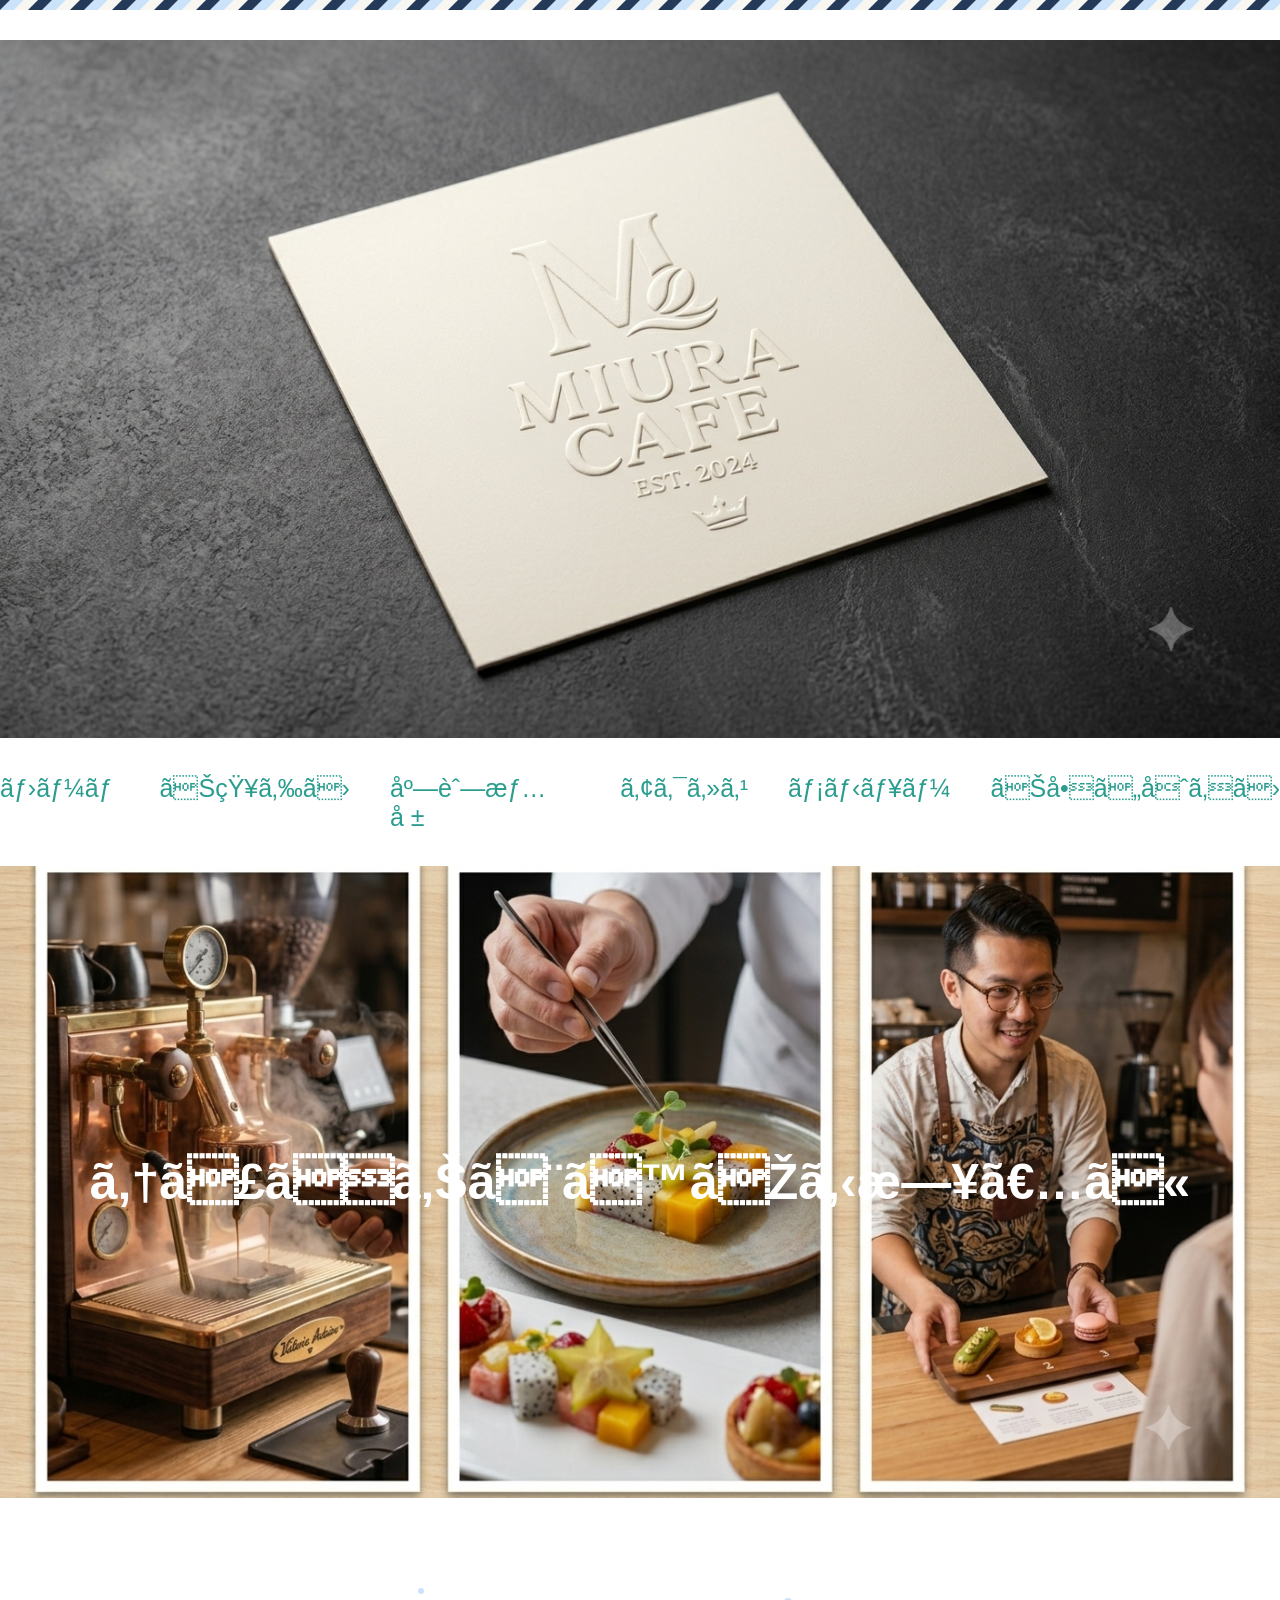
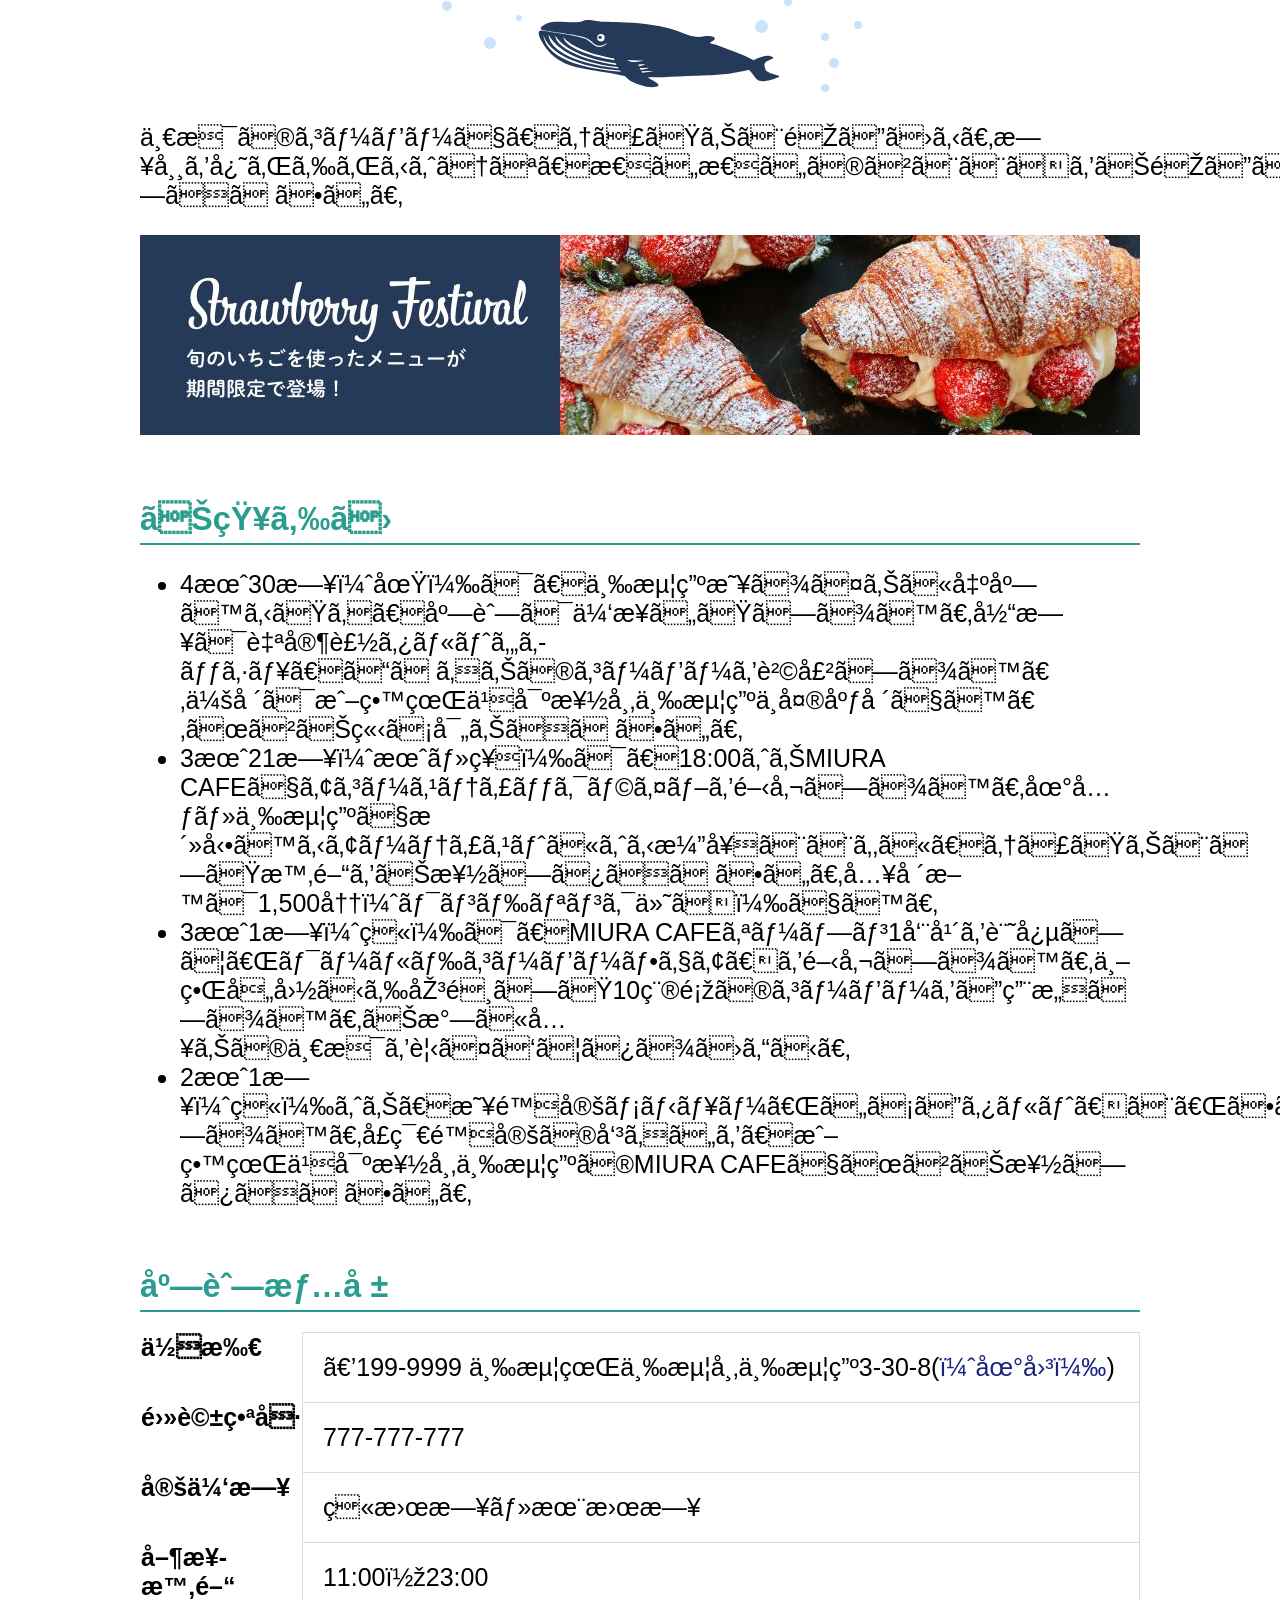
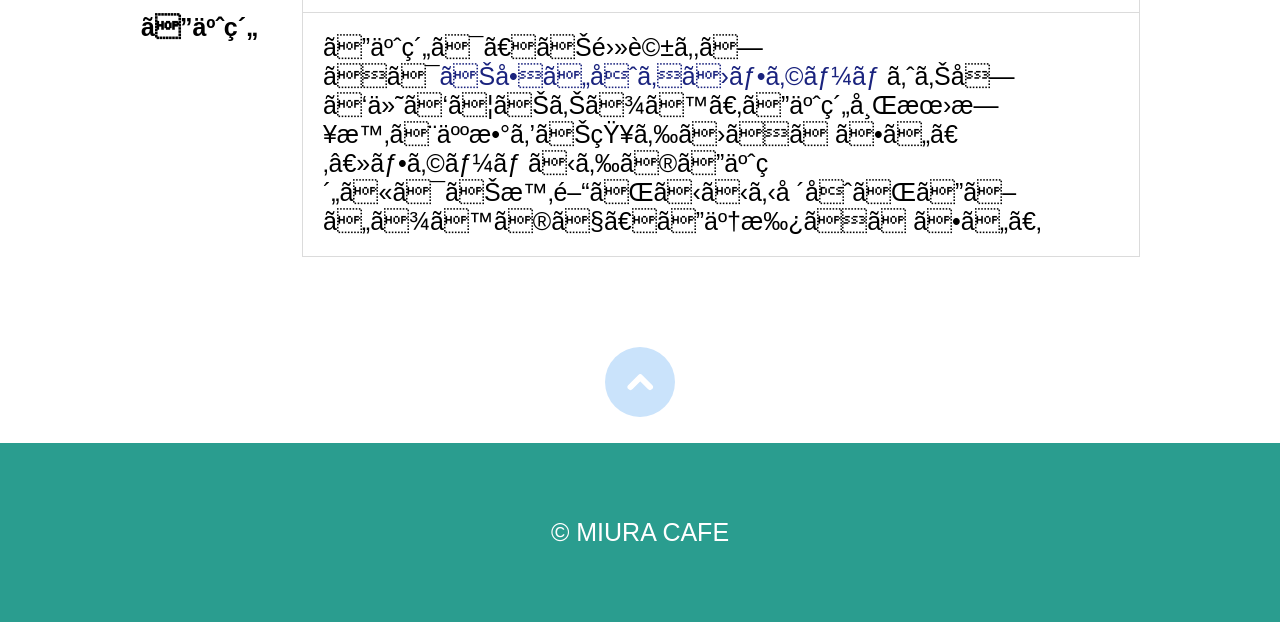
<file: index.html>
<!DOCTYPE html>
<html>
<head>
    <meta charset="UFT-8">
    <title>MIURA CAFE</title>
    <link rel="stylesheet" href="css/style.css">
</head>
<body id="top">
    <!--ヘッダー-->
<header class="header">
    <div class="logo">
        <a href="index.html"><img src="images/yaya.png" alt="MIURA CAFE"></a>
    </div>
    <nav class="nav">
        <ul>
            <li><a href="index.html">ホーム</a></li>
            <li><a href="index.html#news">お知らせ</a></li>
            <li><a href="index.html#shop">店舗情報</a></li>
            <li><a href="access.html">アクセス</a></li>
            <li><a href="menu.html">メニュー</a></li>
            <li><a href="contact.html">お問い合わせ</a></li>
        </ul>
    </nav>

</header>
<!--ヘッダーここまで-->


<h1 class="hero index">ゆっくりとすぎる日々に</h1>
<!--メイン-->
<main>
    <div class="logo-whale"><img src="images/logo-whale.svg" alt=""></div>
    <p>一杯のコーヒーで、ゆったりと過ごせる。日常を忘れられるような、思い思いのひとときをお過ごしください。</p>
    <img src="images/banner.jpg" alt="旬のいちごを使ったメニューが期間限定で登場！">
<div id="news">
    <h2>お知らせ</h2>
    <ul>
    <li>4月30日（土）は、三浦町春まつりに出店するため、店舗は休業いたします。当日は自家製タルトやキッシュ、こだわりのコーヒーを販売します。会場は或留県九寺楽市三浦町中央広場です。ぜひお立ち寄りください。</li>

<li>3月21日（月・祝）は、18:00よりMIURA CAFEでアコースティックライブを開催します。地元・三浦町で活動するアーティストによる演奏とともに、ゆったりとした時間をお楽しみください。入場料は1,500円（ワンドリンク付き）です。</li>

<li>3月1日（火）は、MIURA CAFEオープン1周年を記念して「ワールドコーヒーフェア」を開催します。世界各国から厳選した10種類のコーヒーをご用意します。お気に入りの一杯を見つけてみませんか。</li>

<li>2月1日（火）より、春限定メニュー「いちごタルト」と「さくらラテ」の販売を開始します。季節限定の味わいを、或留県九寺楽市三浦町のMIURA CAFEでぜひお楽しみください。</li>

    </ul>
</div>
<div id="shop">
    <h2>店舗情報</h2>
    <table class="shop-info">
        <tr>
            <th>住所</th>
            <td>〒199-9999 三浦県三浦市三浦町3-30-8(<a href="access.html">（地図）</a>)</td>
        </tr>
        <tr>
            <th>電話番号</th>
            <td>777-777-777</td>
        </tr>
        <tr>
            <th>定休日</th>
            <td>火曜日・木曜日</td>
        </tr>
        <tr>
            <th>営業時間</th>
            <td>11:00～23:00</td>
        </tr>
        <tr>
            <th>ご予約</th>
            <td>ご予約は、お電話もしくは<a href="contact.html">お問い合わせフォーム</a>より受け付けております。ご予約希望日時と人数をお知らせください。※フォームからのご予約にはお時間がかかる場合がございますので、ご了承ください。</td>
        </tr>
    </table>
</div>
</main>
<!--メインここまで-->
<!--フッター-->
<footer>
    <div class="gotop">
    <a href="#top"><img src="images/gotop.svg" alt="ページトップへ戻る"></a>
    </div>
    <p class="copyright">&copy; MIURA CAFE</p>
</footer>
<!--フッターここまで-->
</body>
</html>
</file>
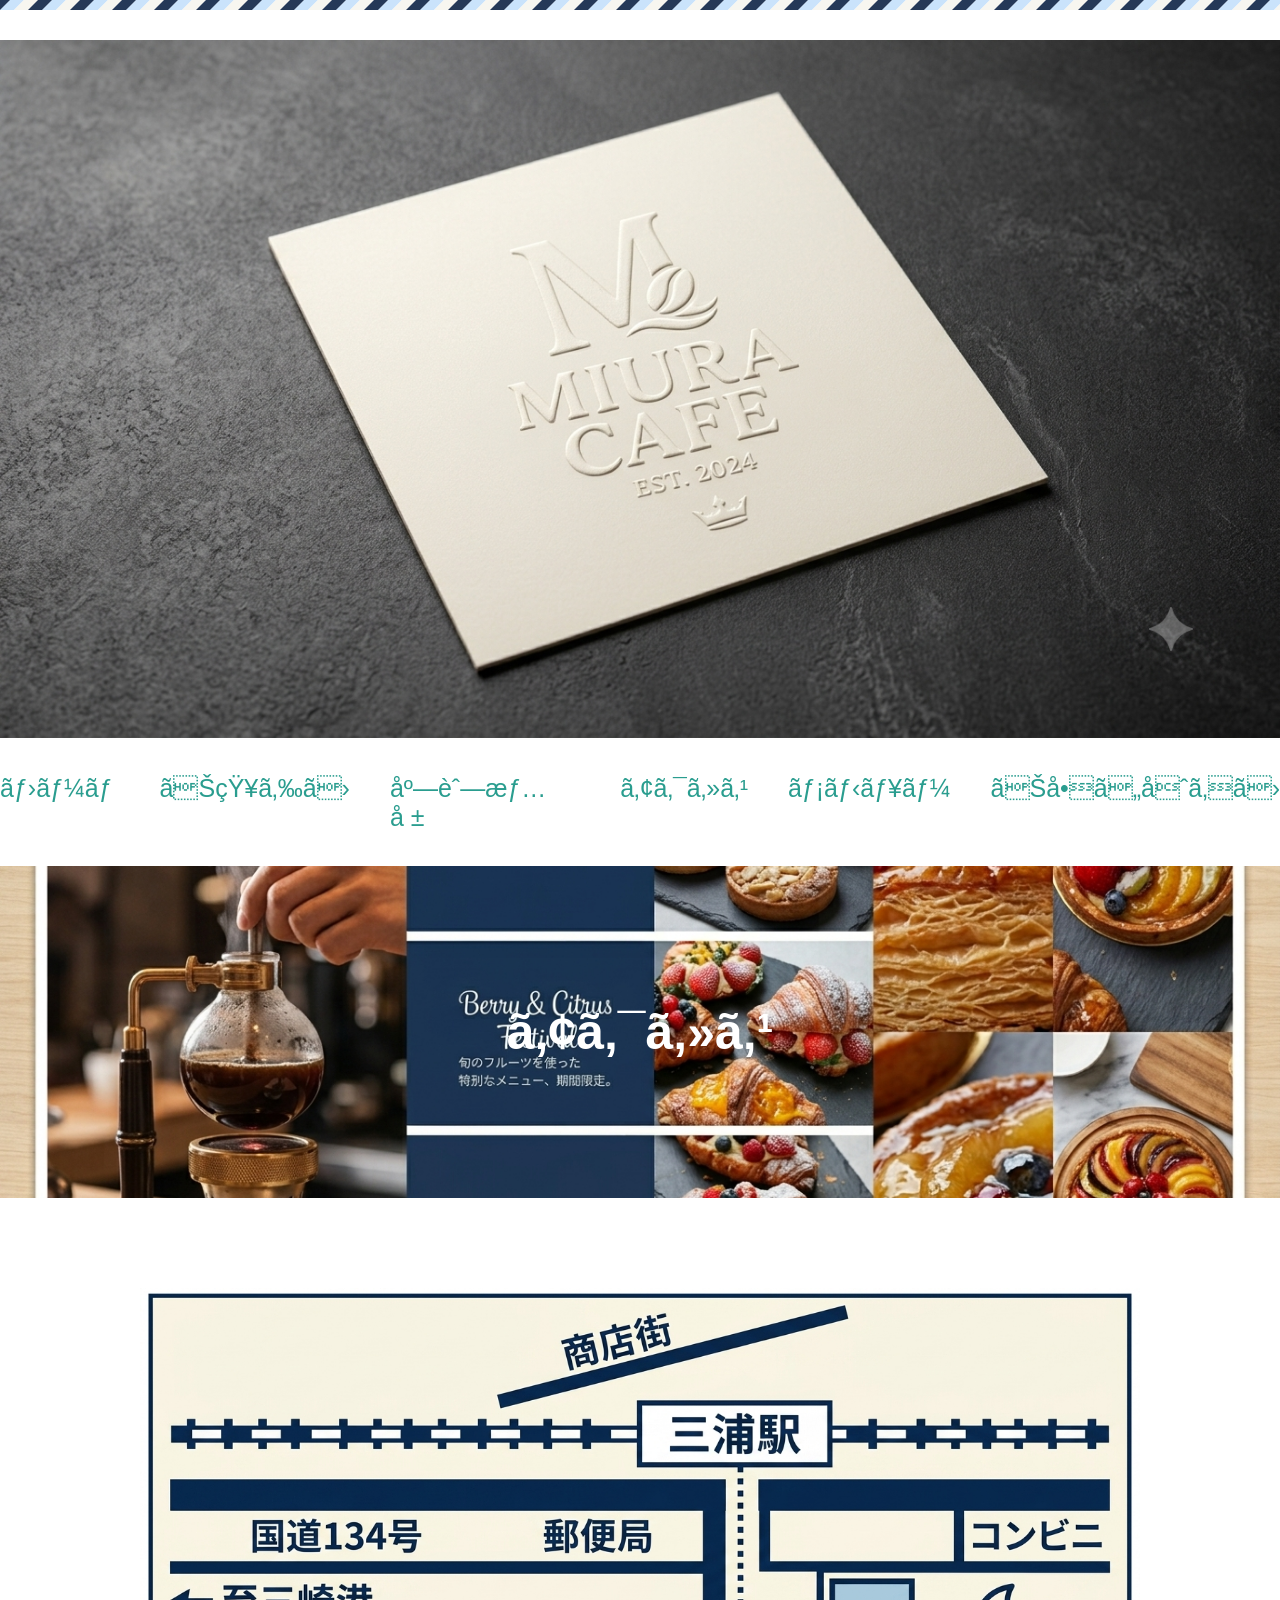
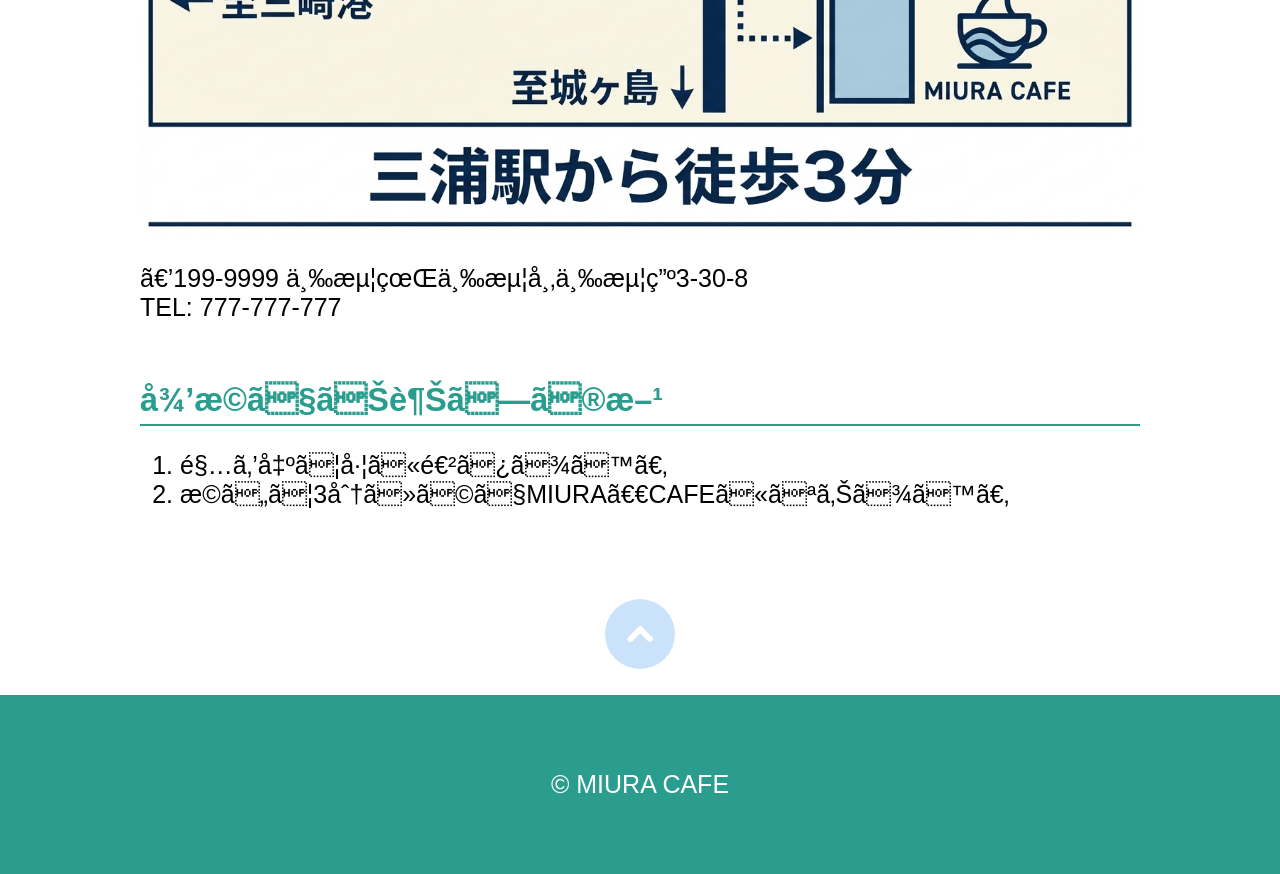
<file: access.html>
<!DOCTYPE html>
<html>
<head>
    <meta charset="UFT-8">
    <title>|アクセス|</title>
    <link rel="stylesheet" href="css/style.css">
</head>
<body id="top">
    <!--ヘッダー-->
<header class="header">
    <div class="logo">
        <a href="index.html"><img src="images/yaya.png" alt="MIURA CAFE"></a>
    </div>
    <nav class="nav">
        <ul>
            <li><a href="index.html">ホーム</a></li>
            <li><a href="index.html#news">お知らせ</a></li>
            <li><a href="index.html#shop">店舗情報</a></li>
            <li><a href="access.html">アクセス</a></li>
            <li><a href="menu.html">メニュー</a></li>
            <li><a href="contact.html">お問い合わせ</a></li>
        </ul>
    </nav>

</header>
<!--ヘッダーここまで-->

<h1 class="hero access">アクセス</h1>
<!--メイン-->
<main>
<img src="images/map.png" alt="地図">
 <p>
   〒199-9999 三浦県三浦市三浦町3-30-8<br>
   TEL: 777-777-777
 </p>
 <h2>徒歩でお越しの方</h2>
 <ol>
 <li>駅を出て左に進みます。</li>
 <li>歩いて3分ほどでMIURA　CAFEになります。</li>

 </ol>
</main>
<!--メインここまで-->
<!--フッター-->
<footer>
    <div class="gotop">
    <a href="#top"><img src="images/gotop.svg" alt="ページトップへ戻る"></a>
    </div>
    <p class="copyright">&copy; MIURA CAFE</p>
</footer>
<!--フッターここまで-->
</body>
</html>
</file>
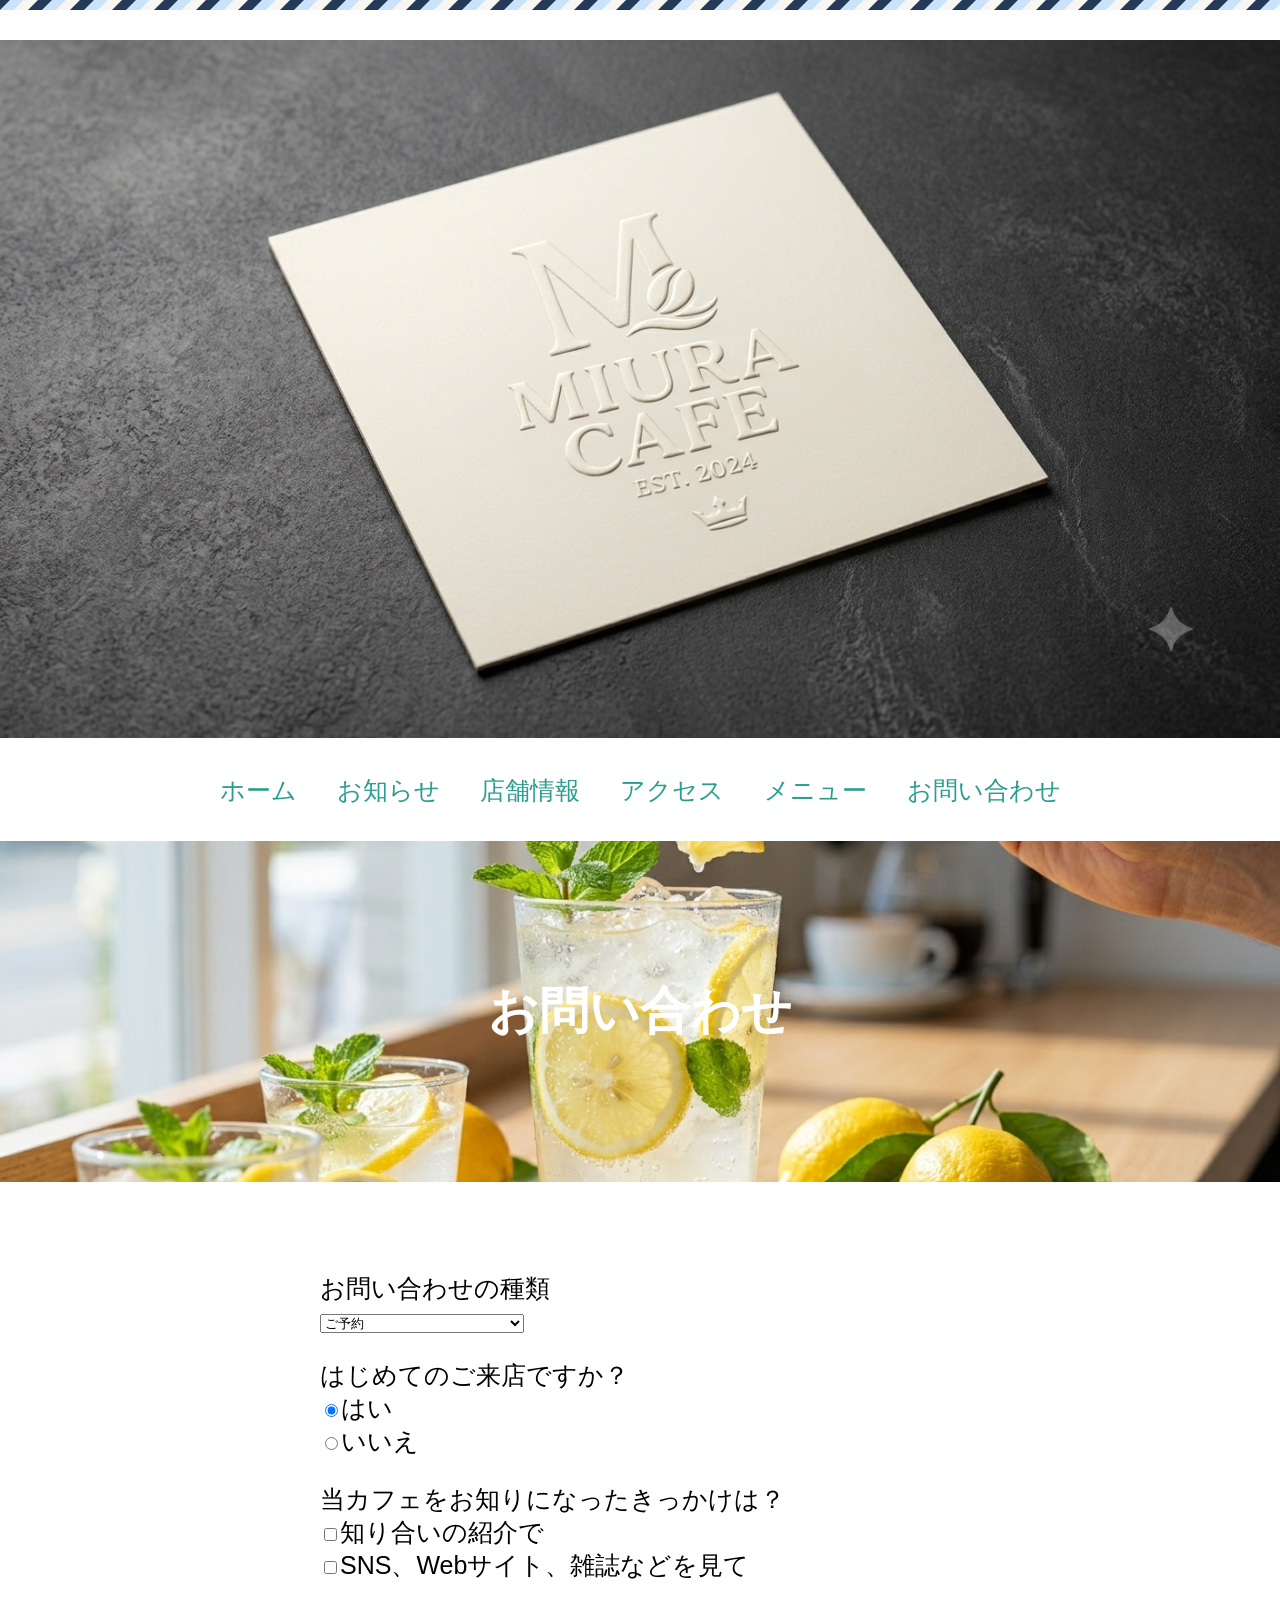
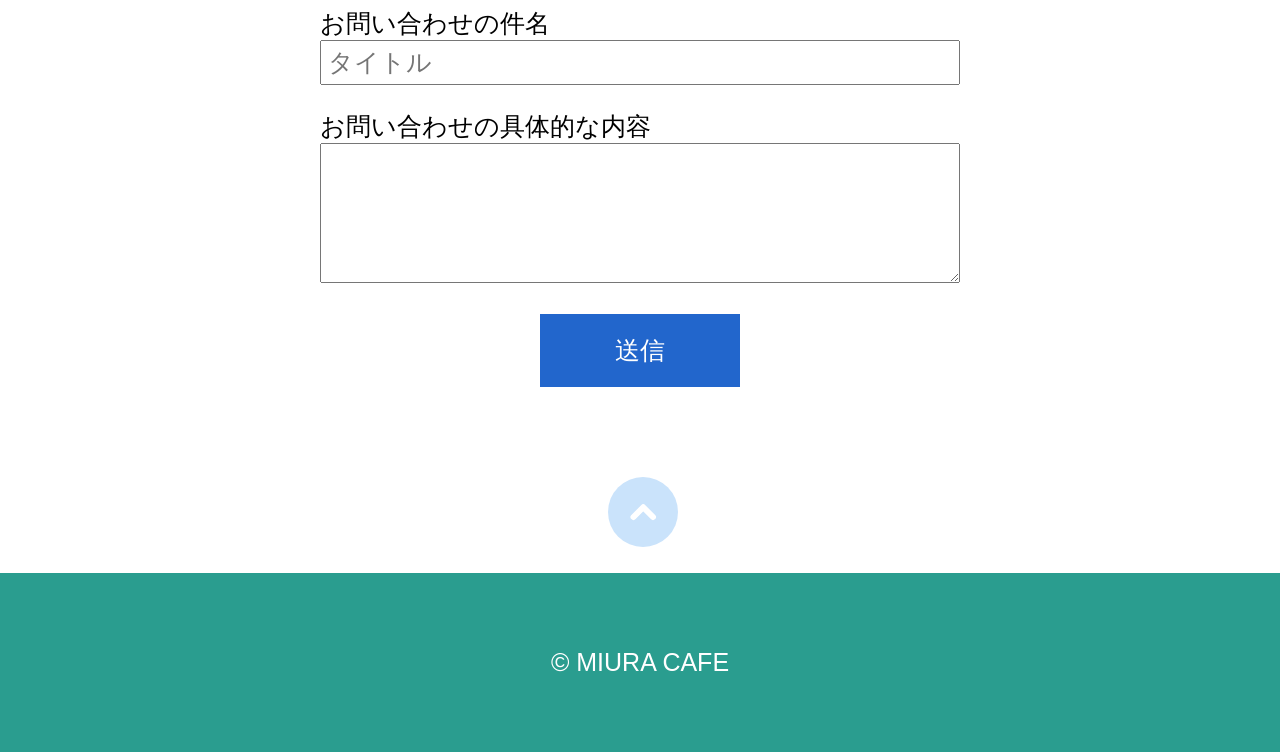
<file: contact.html>
<!DOCTYPE html>
<html>
<head>
   <meta charset="UTF-8">
   <title>お問い合わせ|MIURA CAFE</title>
   <link rel="stylesheet" href="css/style.css">
</head>
<body id="top">

 <!--ヘッダー-->
 <header class="header">
   <div class="logo">
      <a href="index.html"><img src="images/yaya.png" alt="MIURA　CAFE"></a>
   </div>
   <nav class="nav">
      <ul>
         <li><a href="access.html">ホーム</a></li>
       <li><a href="index.html#news">お知らせ</a></li>
       <li><a href="index.html#shop">店舗情報</a></li>
       <li><a href="access.html">アクセス</a></li>
       <li><a href="menu.html">メニュー</a></li>
       <li><a href="contact.html">お問い合わせ</a></li>
      </ul> 
   </nav>
 </header>
 <!--ヘッダーここまで-->
 <h1 class="hero contact">お問い合わせ</h1>
 <!--メイン-->
   <main>
    <form action="result.html">
   <p>
      <label for="kind">お問い合わせの種類</label><br>
      <select name="kind" id="kind">
       <option value="1">ご予約</option>
       <option value="2">イベントに関するお問い合わせ</option>
       <option value="3">その他</option>
      </select>
   </p>
   <p>
    はじめてのご来店ですか？<br>
      <label><input type="radio" name="first" value="yes" checked>はい</label><br>
      <label><input type="radio" name="first" value="no">いいえ</label>
   </p>
 <p>
    当カフェをお知りになったきっかけは？<br>
      <label> <input type="checkbox" name="how" value="friend">知り合いの紹介で</label><br>
      <label> <input type="checkbox" name="how" value="magazine">SNS、Webサイト、雑誌などを見て</label>
 </p>
 <p>
    <label for="subject">お問い合わせの件名</label><br>
       <input type="text" name="subject" placeholder="タイトル" id="subject">
 </p>
  <p>
    <label for="message">お問い合わせの具体的な内容</label><br>
       <textarea name="message" id="message"></textarea>
  </p>
  <p class="submit">
    <input type="submit" value="送信">
  </p>

    </form>
   </main>

   <footer>
      <div  class="gotop"><a href="#top"> <img>
   <a hre="#top"><img src="images/gotop.svg" alt="ページトップへ戻る">
      <div>
    <p class="copyright">&copy; MIURA CAFE</p>
   </footer>

</body>
</html>
</file>
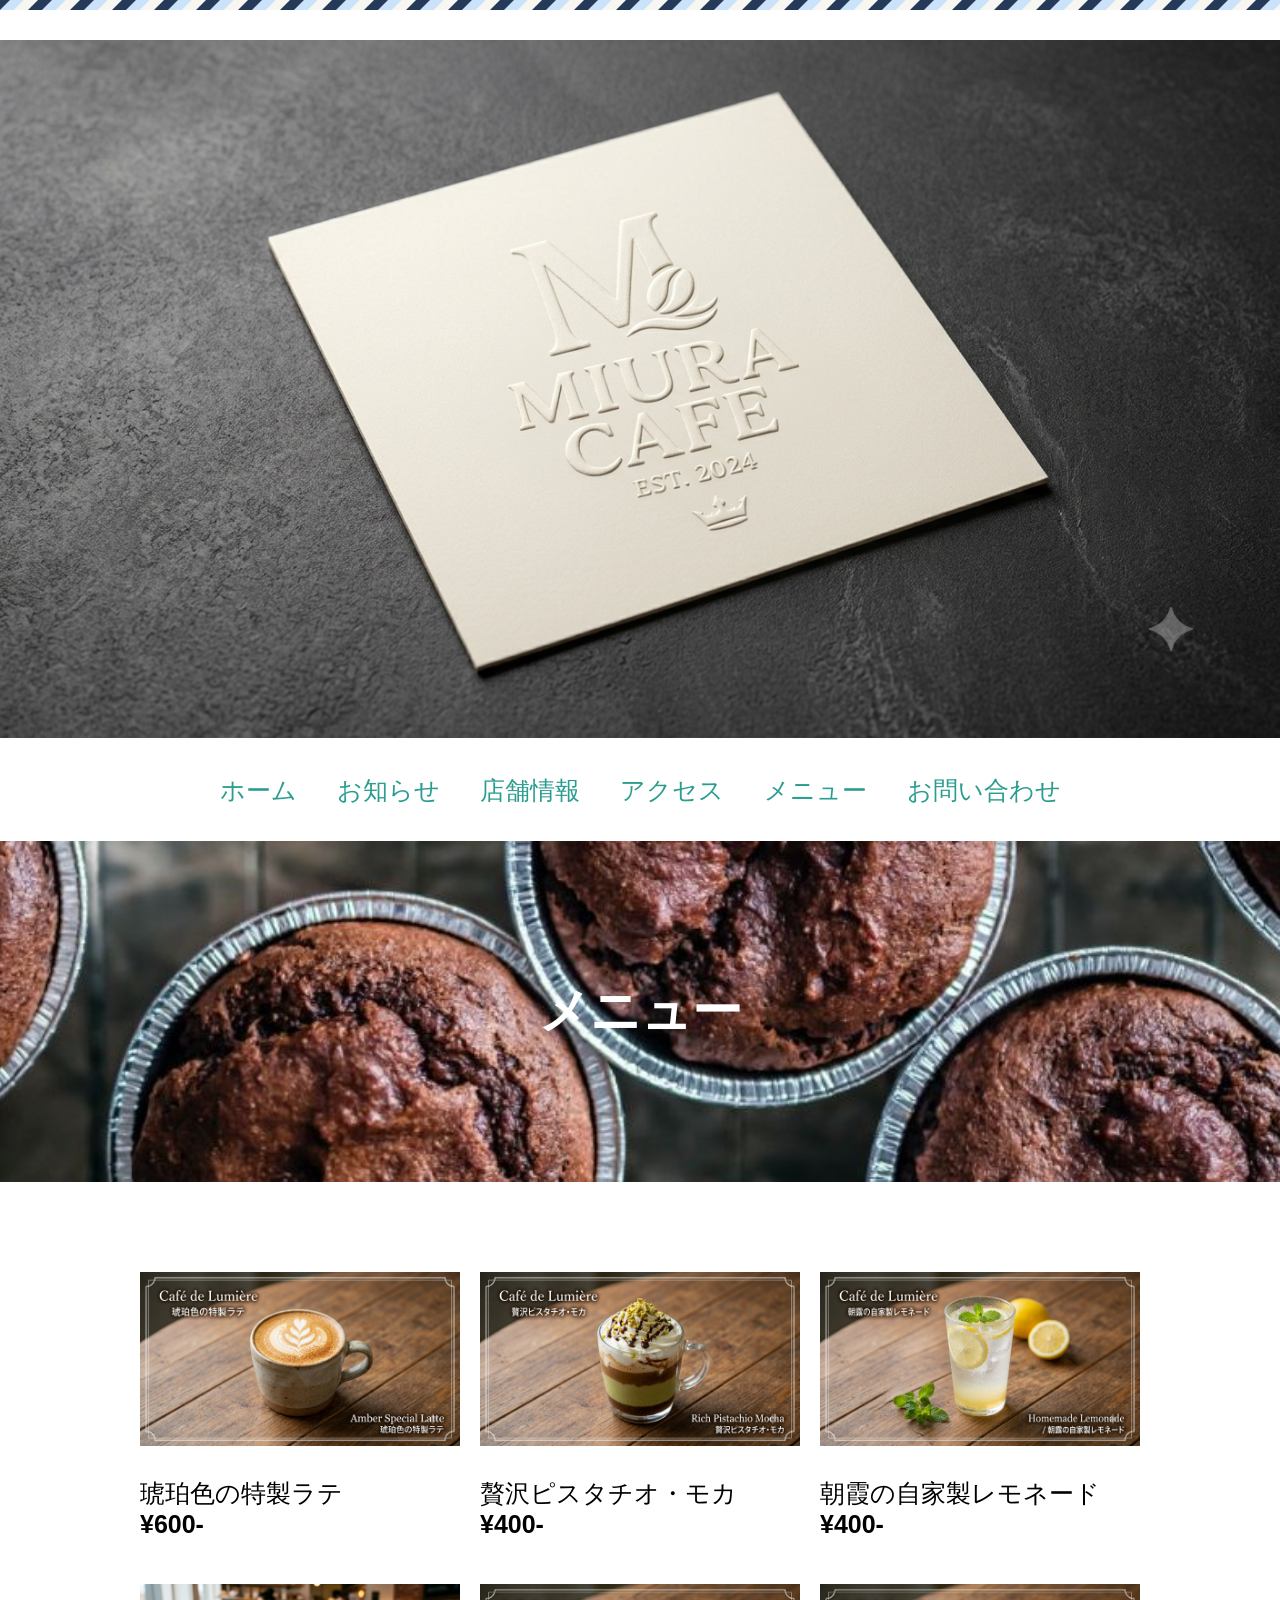
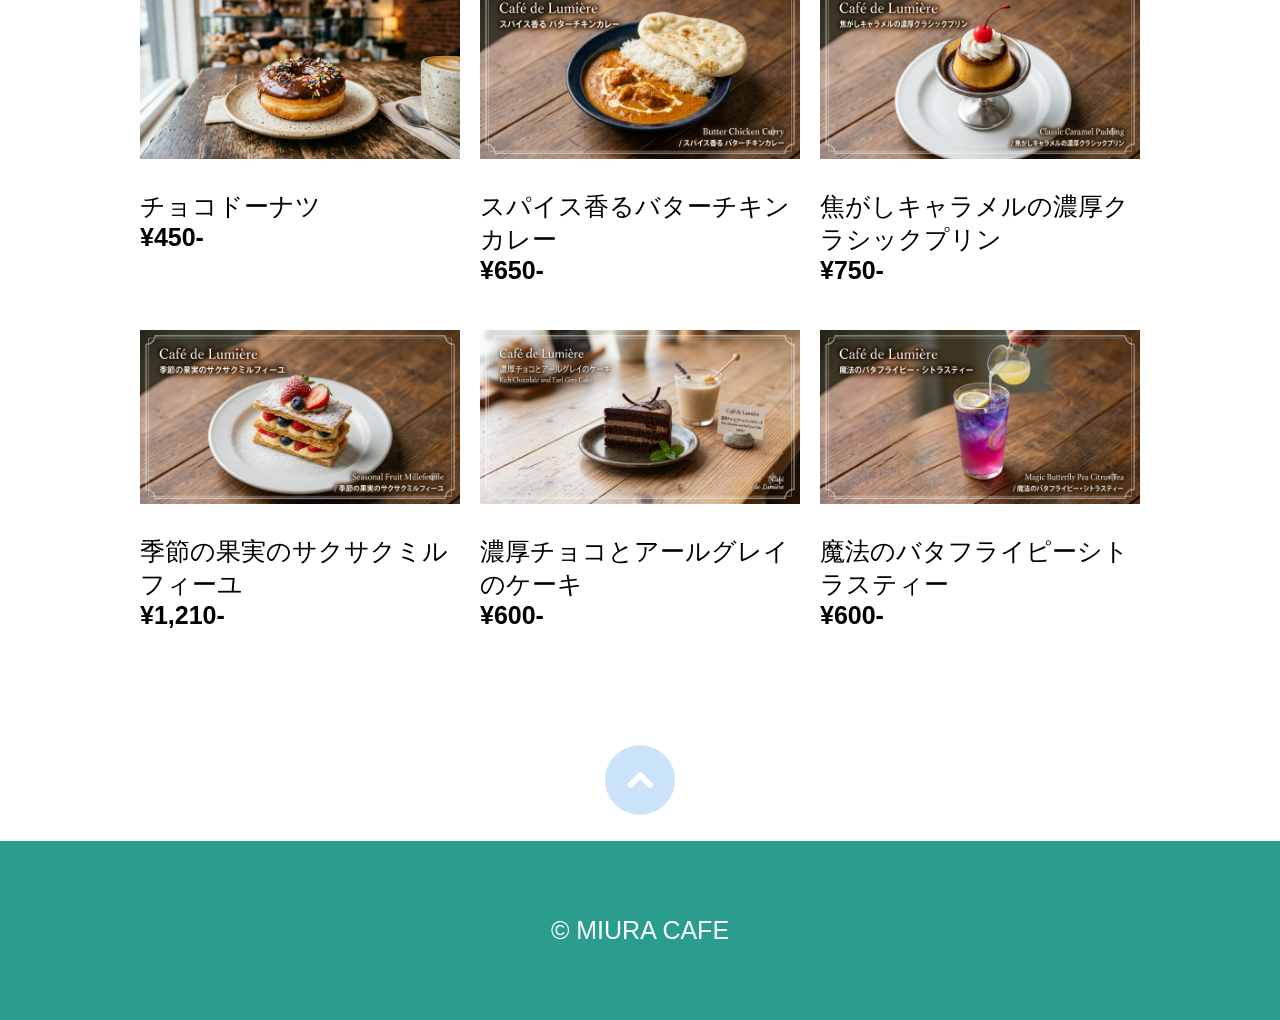
<file: menu.html>
<!DOCTYPE html>
<html>
<head>
     <meta charset="UTF-8">
    <title>|アクセス|MIURA CAFE</title>
    <link rel="stylesheet" href="css/style.css">
</head>
<body id="top">
    <!--ヘッダー-->
<header class="header">
    <div class="logo">
        <a href="index.html"><img src="images/yaya.png" alt="MIURA CAFE"></a>
    </div>
    <nav class="nav">
        <ul>
            <li><a href="index.html">ホーム</a></li>
            <li><a href="index.html#news">お知らせ</a></li>
            <li><a href="index.html#shop">店舗情報</a></li>
            <li><a href="access.html">アクセス</a></li>
            <li><a href="menu.html">メニュー</a></li>
            <li><a href="contact.html">お問い合わせ</a></li>
        </ul>
    </nav>

</header>
<!--ヘッダーここまで-->

<h1 class="hero menu">メニュー</h1>
<!--メイン-->
<main>
    <div class="items">
 <div class="item">
 <img src="images/item1.jpg" alt="琥珀色の特製ラテ">
 <p>
 琥珀色の特製ラテ<br>
 <strong>¥600-</strong>
 </p>
 </div>
 <div class="item">
                <img src="images/item2.jpg" alt="贅沢ピスタチオ・モカ">
                <p>
                    贅沢ピスタチオ・モカ<br>
                    <strong>¥400-</strong>
                </p>
            </div>
            <div class="item">
                <img src="images/item3.jpg" alt="朝霞の自家製レモネード">
                <p>
                    朝霞の自家製レモネード<br>
                    <strong>¥400-</strong>
                </p>
            </div>
            <div class="item">
                <img src="images/imagesitem4.jpg" alt="チョコドーナツ">
                <p>
                    チョコドーナツ<br>
                    <strong>¥450-</strong>
                </p>
            </div>
            <div class="item">
                <img src="images/item5.jpg" alt="スパイス香るバターチキンカレー">
                <p>
                    スパイス香るバターチキンカレー<br>
                    <strong>¥650-</strong>
                </p>
            </div>
            <div class="item">
                <img src="images/item6.jpg" alt="焦がしキャラメルの濃厚クラシックプリン">
                <p>
                    焦がしキャラメルの濃厚クラシックプリン<br>
                    <strong>¥750-</strong>
                </p>
            </div>
            <div class="item">
                <img src="images/item7.jpg" alt="季節の果実のサクサクミルフィーユ">
                <p>
                    季節の果実のサクサクミルフィーユ<br>
                    <strong>¥1,210-</strong>
                </p>
            </div>
            <div class="item">
                <img src="images/item8.jpg" alt="濃厚チョコとアールグレイのケーキ">
                <p>
                    濃厚チョコとアールグレイのケーキ<br>
                    <strong>¥600-</strong>
                </p>
            </div>
            <div class="item">
                <img src="images/item9.jpg" alt="魔法のバタフライピーシトラスティー">
                <p>
                    魔法のバタフライピーシトラスティー<br>
                    <strong>¥600-</strong>
                </p>
            </div>
        </div>
</main>
<!--メインここまで-->
<!--フッター-->
<footer>
    <div class="gotop">
    <a href="#top"><img src="images/gotop.svg" alt="ページトップへ戻る"></a>
    </div>
    <p class="copyright">&copy; MIURA CAFE</p>
</footer>
<!--フッターここまで-->
</body>
</html>
</file>
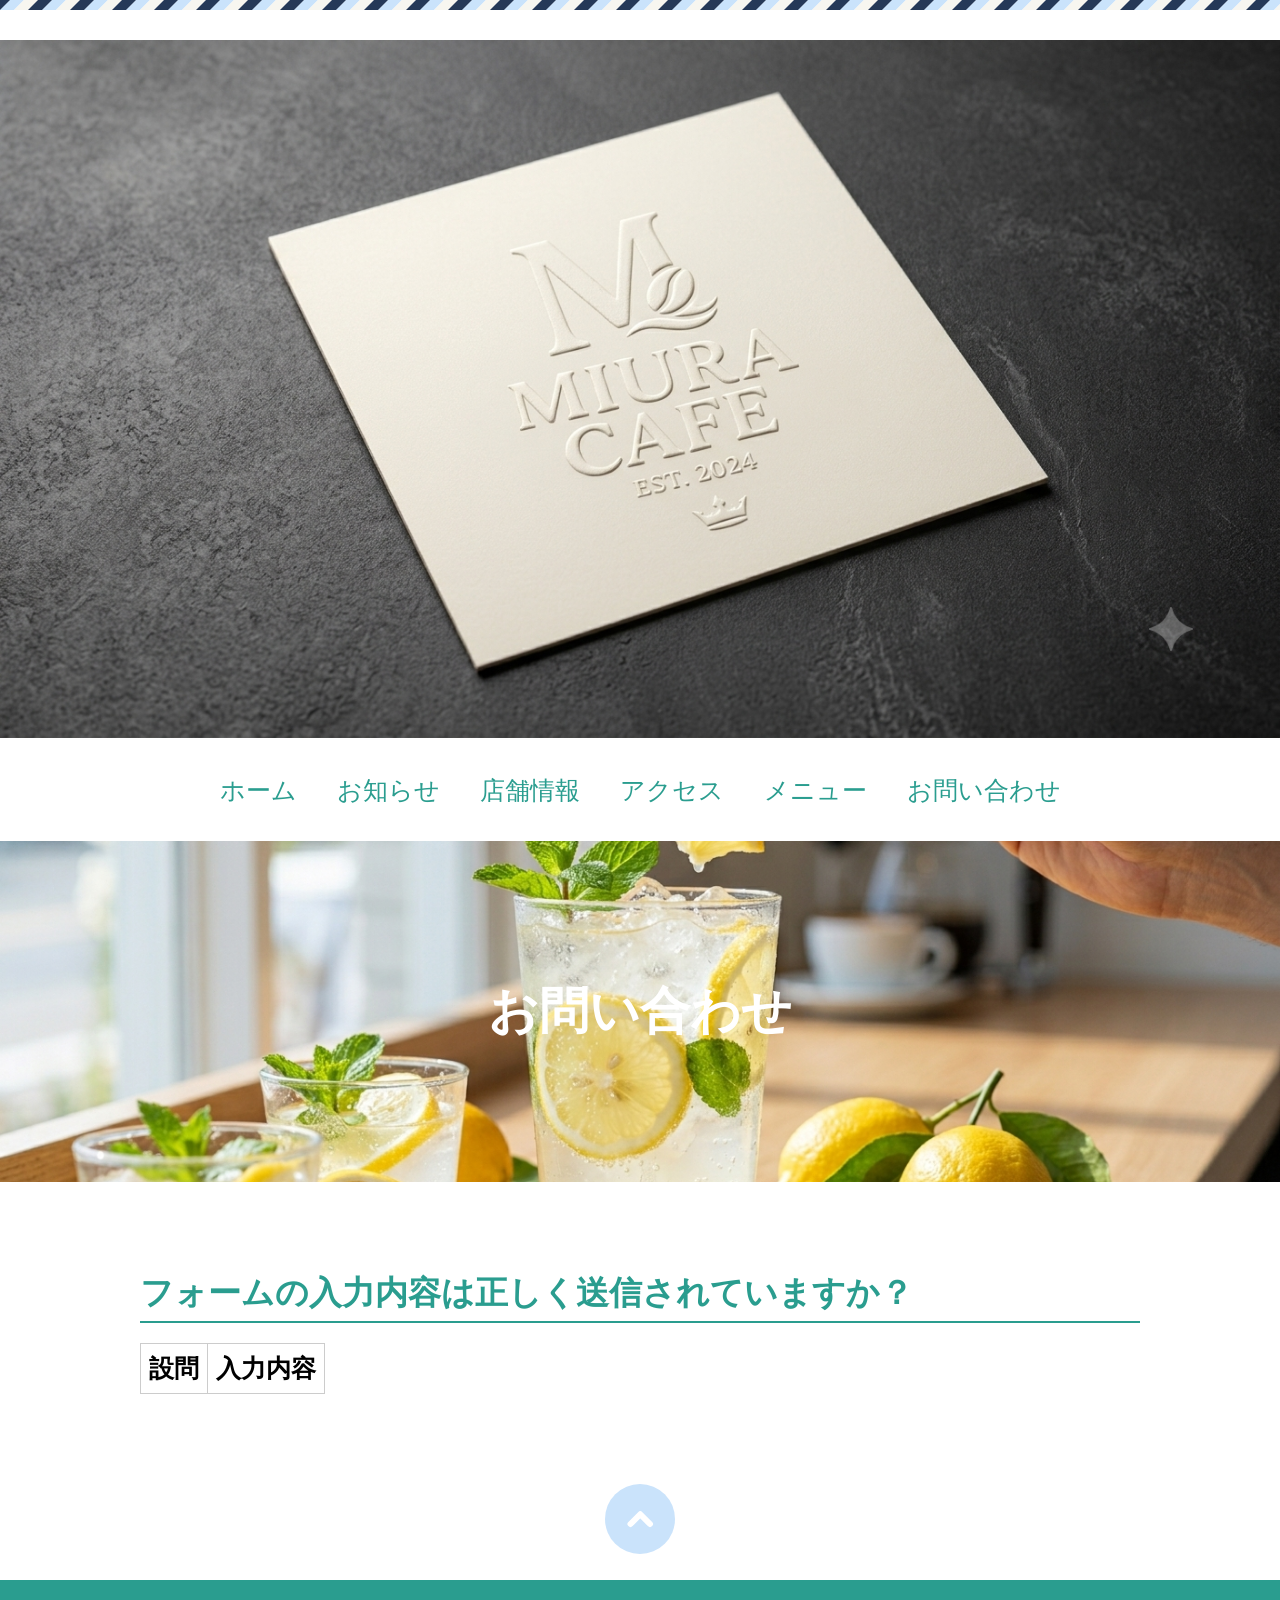
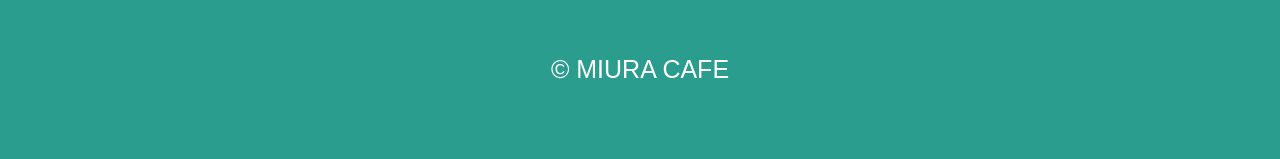
<file: result.html>
<!DOCTYPE html>
<html>
<head>
    <meta charset="UTF-8">
    <meta http-equiv="X-UA-Compatible" content="IE=edge">
    <meta name="viewport" content="width=device-width, initial-scale=1">
    <title>フォーム入力内容の確認 | MIURA CAFE</title>
    <link rel="stylesheet" href="css/style.css">
    <style>
        .result {
            border-collapse: collapse;
        }
        .result th, .result td {
            border: 1px solid #ccc;
            padding: 8px;
        }
    </style>
</head>
<body id="top">
    <!-- ヘッダー -->
    <header class="header">
        <div class="logo">
            <div class="logomark"><a href="index.html"><img src="images/yaya.png" alt="KUZIRA CAFE"></a></div>
        </div>
        <nav class="nav">
            <ul>
                <li><a href="index.html">ホーム</a></li>
                <li><a href="index.html#news">お知らせ</a></li>
                <li><a href="index.html#shop">店舗情報</a></li>
                <li><a href="access.html">アクセス</a></li>
                <li><a href="menu.html">メニュー</a></li>
                <li><a href="contact.html">お問い合わせ</a></li>
            </ul>
        </nav>
    </header>
    <!-- ヘッダーここまで -->
    <!-- 見出し&ヒーロー -->
    <h1 class="hero contact">お問い合わせ</h1>
    <!-- 見出し&ヒーローここまで -->
    <!-- メイン -->
    <main>
        <h2>フォームの入力内容は正しく送信されていますか？</h2>
        <table id="result" class="result">
            <tr>
                <th>設問</th>
                <th>入力内容</th>
            </tr>
        </table>
    </main>
    <!-- メインここまで -->
    <!-- フッター -->
    <footer>
        <div class="gotop">
            <a href="#top"><img src="images/gotop.svg" alt="ページトップへ戻る"></a>
        </div>
        <p class="copyright">&copy; MIURA CAFE</p>
    </footer>
    <!-- フッターここまで -->
    <script>
        'use strict';

        const render = function(q) {
            const parent = document.getElementById('result');
            for (const item of q) {
                parent.insertAdjacentHTML('beforeend', `<tr><td>${item[0]}</td><td>${item[1]}</td></tr>`);
            }
        }

        window.addEventListener('DOMContentLoaded', (e) => {
            try {
                const urlParam = decodeURIComponent(location.search.replace(/\+/g, ' ')).slice(1);
                const qList = urlParam.split('&');
                const queries = [];
                for (const item of qList) {
                    const split = item.split('=');
                    queries.push([split[0], split[1].split('<').join('&lt;').split('>').join('&gt;')]);
                }
                render(queries);
            } catch(err) {
                console.log(err);
            }
        });
    </script>
</body>
</html>
</file>
<file: css/style.css>
/* すべてのページに適用される設定 */
html {
   font-size: 25px;
   font-family: sans-serif;
}
*{
   box-sizing:border-box;
}
body{
    margin: 0;
}
p,li,td{
    list-style: 2.5;
}

a:link {
 color: #1a237e;
text-decoration: none;
 }
a:visited {
 color: #1a237e;
 text-decoration: none;
 }
a:hover {
     color: #1a237e;
 text-decoration: underline;
 }
a:active {
color: #1a237e;
text-decoration: underline;
}
img{
    max-width: 100%;
}
/* すべてのページに適用 ヘッダー */
.header {
    padding-top: 40px;
    background-image: url(../images/stripe.png);
    background-repeat: repeat-x;
}
.logo{
    text-align: center;
}
.nav ul {
   margin: 30px 0 0 0;
   padding: 0;
   list-style-type: none;

   display: flex;
   justify-content: center;
   gap: 40px;
}
.nav a:link {
 color: #2a9d8f;
}
 .nav a:visited {
 color: #2a9d8f;
}
.nav a:hover {
     text-decoration: none;
}
.nav a:active {
text-decoration: none;
}
/* すべてのページに適用 ヒーロー */
.hero{
    padding: 137px 0;
    background-repeat: no-repeat;
    background-position: center;
    background-size: cover;
    color: #FFFFFF;
    text-align: center;
}
.hero.index{
    padding: 287px 0;
   background-image: url(../images/home-hero.jpg);
}
.hero.access{
    background-image: url(../images/access-hero.jpg);
}
.hero.menu{
    background-image: url(../images/menu-hero.jpg);
}
.hero.contact{
    background-image: url(../images/contact-hero.jpg);
}
/* すべてのページに適用 メイン */
main{
    margin: 90px auto 90px auto;
    max-width: 1000px;
}
main h2 {
    margin: 60px 0 20px 0;
    border-bottom: 2px solid #2a9d8f;
    padding: 0 0 5px 0;
   color:#2a9d8f;
   font-size: 1.3rem
}

/* すべてのページに適用 フッター */
.gotop{
    text-align: center;
}
.copyright{
    margin-top: 20px;
    margin-bottom: 0;
    padding-top: 75px;
    padding-bottom: 75px;
    background-color: #2a9d8f;
    color: #ffffff;
    text-align: center;
}
/* 個別のスタイル */
/* index.html */
.logo-whale{
    text-align: center;
}
.shop-info{
    border-collapse: collapse;
}
shop-info th, .shop-info td{
    border: 1px solid #DBDBDB;
    padding: 20px;
}
.shop-info th{
   width: 112px;
   text-align: left;
   vertical-align: top;
}
/*index.html*/
/* menu.html */
 .items {
 display: grid;
 grid-template-columns: 1fr 1fr 1fr;
 gap: 20px;
 }

/* contact.html */
form {
margin: 0 auto;
max-width: 640px;
}
input[type="text"], textarea {
padding: 6px;
width: 100%;
font-size: 1rem;
}
textarea {
height: 140px;
} 
.submit {
text-align: center;
}
input[type="submit"] {
border: none;
padding: 20px;
width: 200px;
background-color: #2266cc;
color: #FFFFFF;
font-size: 1rem;
}

/* モバイル対応 */
 @media (max-width: 767px) {
 .nav ul {
 flex-wrap: wrap;
 gap: 20px;
 }
 main { padding: 0 4%; }
/* index.html */
.hero.index { padding: 28vh 0; }
/* menu.html */
.items {
 grid-template-columns: 1fr 1fr;
 }
}
</file>
